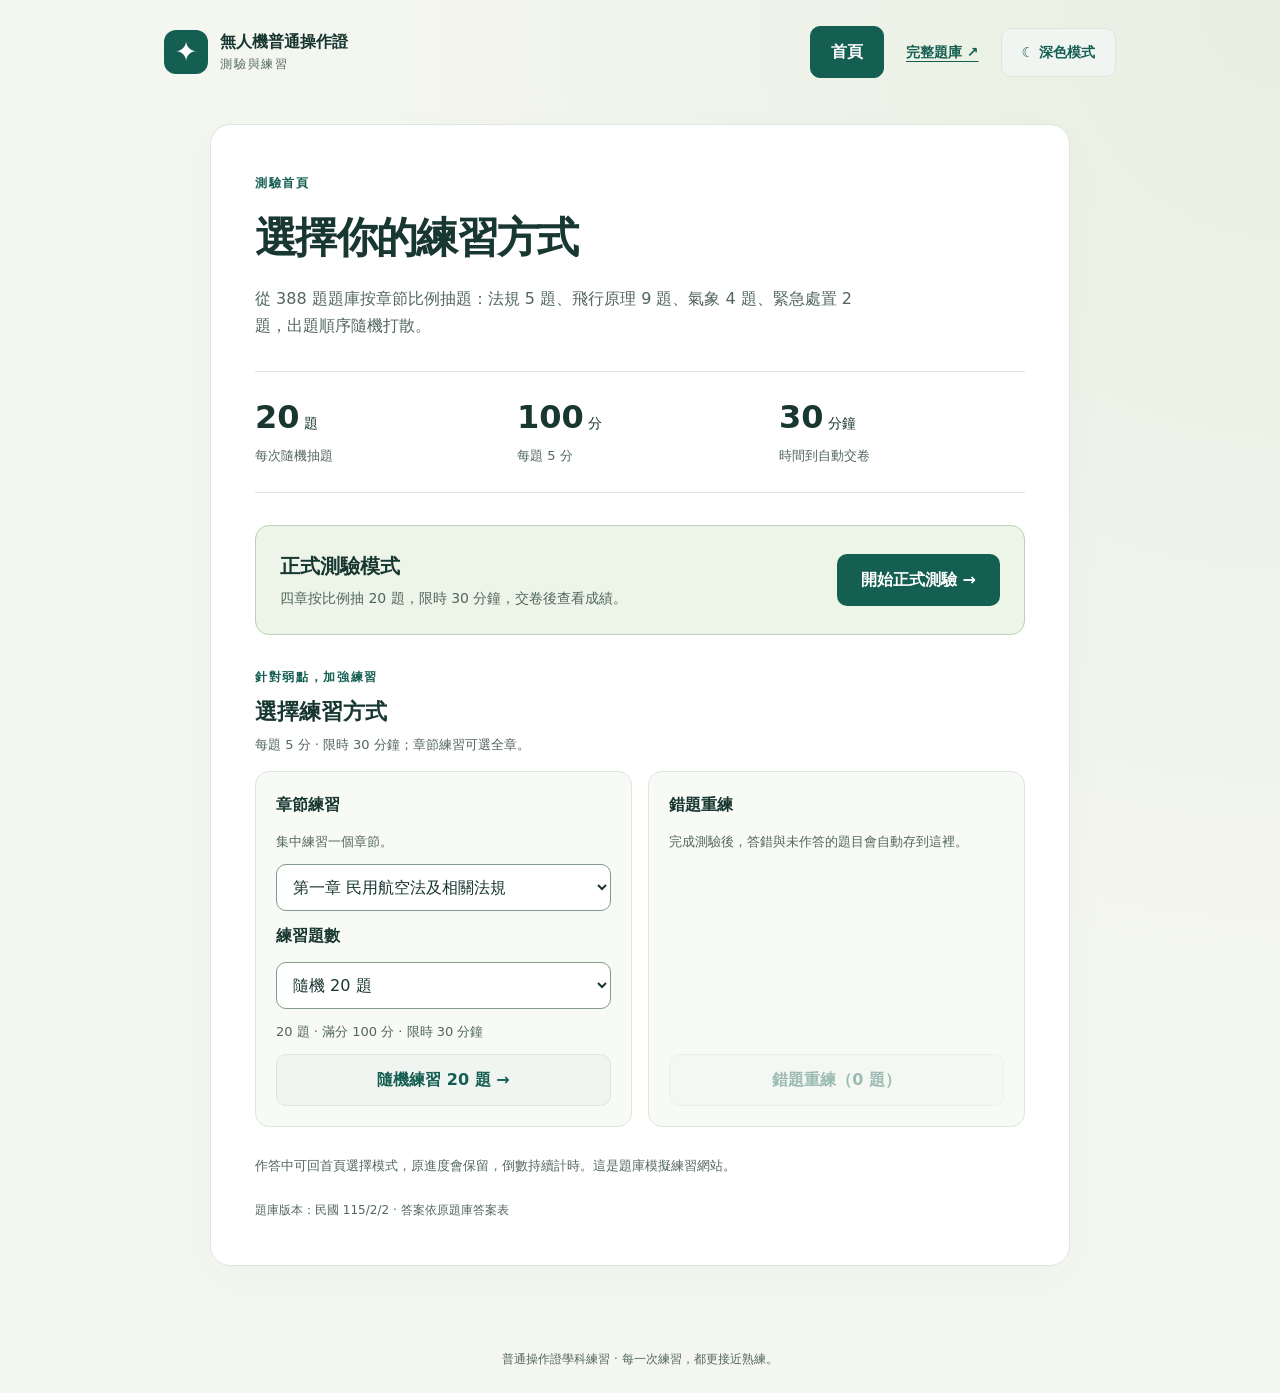
<file: site/index.html>
<!doctype html>
<html lang="zh-Hant">
<head>
  <meta charset="UTF-8">
  <meta name="viewport" content="width=device-width, initial-scale=1">
  <meta name="theme-color" content="#155e52">
  <title>無人機普通操作證｜測驗與練習</title>
  <script src="theme.js"></script>
  <link rel="stylesheet" href="style.css">
  <script defer src="questions.js"></script>
  <script defer src="explanations-data.js"></script>
  <script defer src="explanations.js"></script>
  <script defer src="quiz.js"></script>
  <script defer src="app.js"></script>
</head>
<body>
  <a class="skip-link" href="#main-content">跳至主要內容</a>
  <header class="brand">
    <span class="brand-icon" aria-hidden="true">✦</span><div>無人機普通操作證<small>測驗與練習</small></div>
    <nav class="brand-nav" aria-label="主要導覽">
      <button id="home-button" class="secondary" aria-current="page">首頁</button>
      <a class="header-link" href="question-bank.html" target="_blank" rel="noopener">完整題庫 ↗</a>
      <button id="theme-toggle" class="secondary theme-toggle" aria-label="深色模式" aria-pressed="false" hidden><span aria-hidden="true">☾</span> 深色模式</button>
    </nav>
  </header>
  <main id="main-content" tabindex="-1">
    <section id="welcome" class="card welcome">
      <span class="eyebrow">測驗首頁</span>
      <h1 id="home-heading" tabindex="-1">選擇你的練習方式</h1>
      <div id="resume-panel" class="resume-panel" hidden><div><strong id="resume-title">尚有測驗進行中</strong><p id="resume-message" class="hint" role="status"></p></div><button id="resume-exam" class="secondary">繼續作答 →</button></div>
      <p class="muted">從 388 題題庫按章節比例抽題：法規 5 題、飛行原理 9 題、氣象 4 題、緊急處置 2 題，出題順序隨機打散。</p>
      <div class="facts"><div><strong>20<small> 題</small></strong><span>每次隨機抽題</span></div><div><strong>100<small> 分</small></strong><span>每題 5 分</span></div><div><strong>30<small> 分鐘</small></strong><span>時間到自動交卷</span></div></div>
      <div class="mode-primary"><div><h2>正式測驗模式</h2><p>四章按比例抽 20 題，限時 30 分鐘，交卷後查看成績。</p></div><button id="start" class="primary">開始正式測驗 →</button></div>
      <div class="practice-controls"><div class="mode-heading"><span class="eyebrow">針對弱點，加強練習</span><h2>選擇練習方式</h2><p class="hint">每題 5 分 · 限時 30 分鐘；章節練習可選全章。</p></div><div class="practice-grid"><div class="practice-panel"><label for="practice-chapter">章節練習</label><p class="hint">集中練習一個章節。</p><select id="practice-chapter"></select><label for="practice-size">練習題數</label><select id="practice-size"><option value="20">隨機 20 題</option><option value="all">該章全部</option></select><p id="chapter-practice-info" class="hint"></p><button id="start-chapter" class="secondary">練習此章 →</button></div><div class="practice-panel"><h3>錯題重練</h3><p id="mistake-count" class="hint"></p><button id="start-mistakes" class="secondary" disabled>尚無錯題</button></div></div></div>
      <p class="hint">作答中可回首頁選擇模式，原進度會保留，倒數持續計時。這是題庫模擬練習網站。</p>
      <p class="source">題庫版本：民國 115/2/2 · 答案依原題庫答案表</p>
    </section>

    <section id="exam" hidden>
      <div class="exam-top"><div><span id="exam-mode" class="eyebrow">模擬測驗</span><h1>專注每一次選擇</h1></div><div id="timer-box" class="timer"><span>剩餘時間</span><strong id="timer" role="timer" aria-label="剩餘時間">30:00</strong></div></div>
      <p id="time-alert" class="hint" role="status"></p>
      <div class="card navigator"><div class="nav-caption"><strong>題目導覽</strong><span id="progress" role="status"></span></div><progress id="answer-progress" max="20" value="0" aria-label="作答進度"></progress><nav id="question-nav" aria-label="切換題目"></nav><p class="hint">✓ 已作答 · ☆ 待確認 · 外框表示目前題目；點按題號可返回修改。</p></div>
      <div class="review-filters"><button id="flag-question" class="secondary" aria-pressed="false">☆ 標記待確認</button><button id="next-flagged" class="secondary" disabled>跳至待確認題</button><span id="flag-count" class="hint"></span></div>
      <section class="card question-card" aria-labelledby="question-text"><div class="question-meta"><span id="question-position" class="eyebrow"></span><span id="chapter" class="chapter"></span></div><h2 id="question-text" tabindex="-1"></h2><fieldset id="options"><legend class="sr-only">選擇答案</legend></fieldset><div class="question-footer"><button id="previous" class="secondary">← 上一題</button><button id="next" class="primary">下一題 →</button></div></section>
      <div class="submit-row"><p class="hint">確認完成後交卷，未作答的題目以 0 分計算。</p><button id="submit" class="secondary">交卷查看結果</button></div>
    </section>

    <section id="results" hidden aria-labelledby="result-heading"><div class="card result-summary"><span class="eyebrow">本次測驗結果</span><h1 id="result-heading" tabindex="-1">測驗完成</h1><div class="score"><strong id="score"></strong><span>/ 100 分</span></div><p id="result-stats"></p><p id="finish-reason" class="muted"></p><button id="restart" class="primary">再抽 20 題 →</button></div><div class="card chapter-statistics"><h2>各章正確率</h2><div id="chapter-stats"></div><div class="review-filters"><button id="result-mistakes" class="secondary">錯題重練</button><button id="practice-home" class="secondary">回首頁選擇模式</button></div></div><div class="review-heading"><h2>逐題檢視</h2><div class="review-filters" role="group" aria-label="篩選檢視題目"><button id="review-all" class="secondary" aria-pressed="true">全部題目</button><button id="review-wrong" class="secondary" aria-pressed="false">只看錯題</button></div><p id="review-description" class="hint" role="status"></p></div><p id="review-empty" class="card" hidden>全部答對，沒有錯題！</p><div id="review-list"></div></section>
    <p id="storage-notice" class="hint" role="status" hidden>瀏覽器無法儲存進度；本次測驗請保持頁面開啟。</p>
    <noscript><p class="card">請啟用 JavaScript 後使用測驗。</p></noscript>
  </main>
  <footer>普通操作證學科練習 · 每一次練習，都更接近熟練。</footer>
  <dialog id="submit-dialog" aria-labelledby="submit-heading" aria-describedby="submit-message"><h2 id="submit-heading">確認交卷？</h2><p id="submit-message"></p><div class="dialog-actions"><button id="cancel-submit" class="secondary" autofocus>繼續作答</button><button id="confirm-submit" class="primary">確認交卷</button></div></dialog>
  <dialog id="new-exam-dialog" aria-labelledby="new-exam-heading" aria-describedby="new-exam-message"><h2 id="new-exam-heading">開始另一場測驗？</h2><p id="new-exam-message">目前測驗尚未交卷。開始新測驗會取代目前的作答進度；若想保留，請取消後選「繼續作答」。</p><div class="dialog-actions"><button id="cancel-new-exam" class="secondary" autofocus>保留目前進度</button><button id="confirm-new-exam" class="primary">開始新測驗</button></div></dialog>
</body>
</html>
</file>
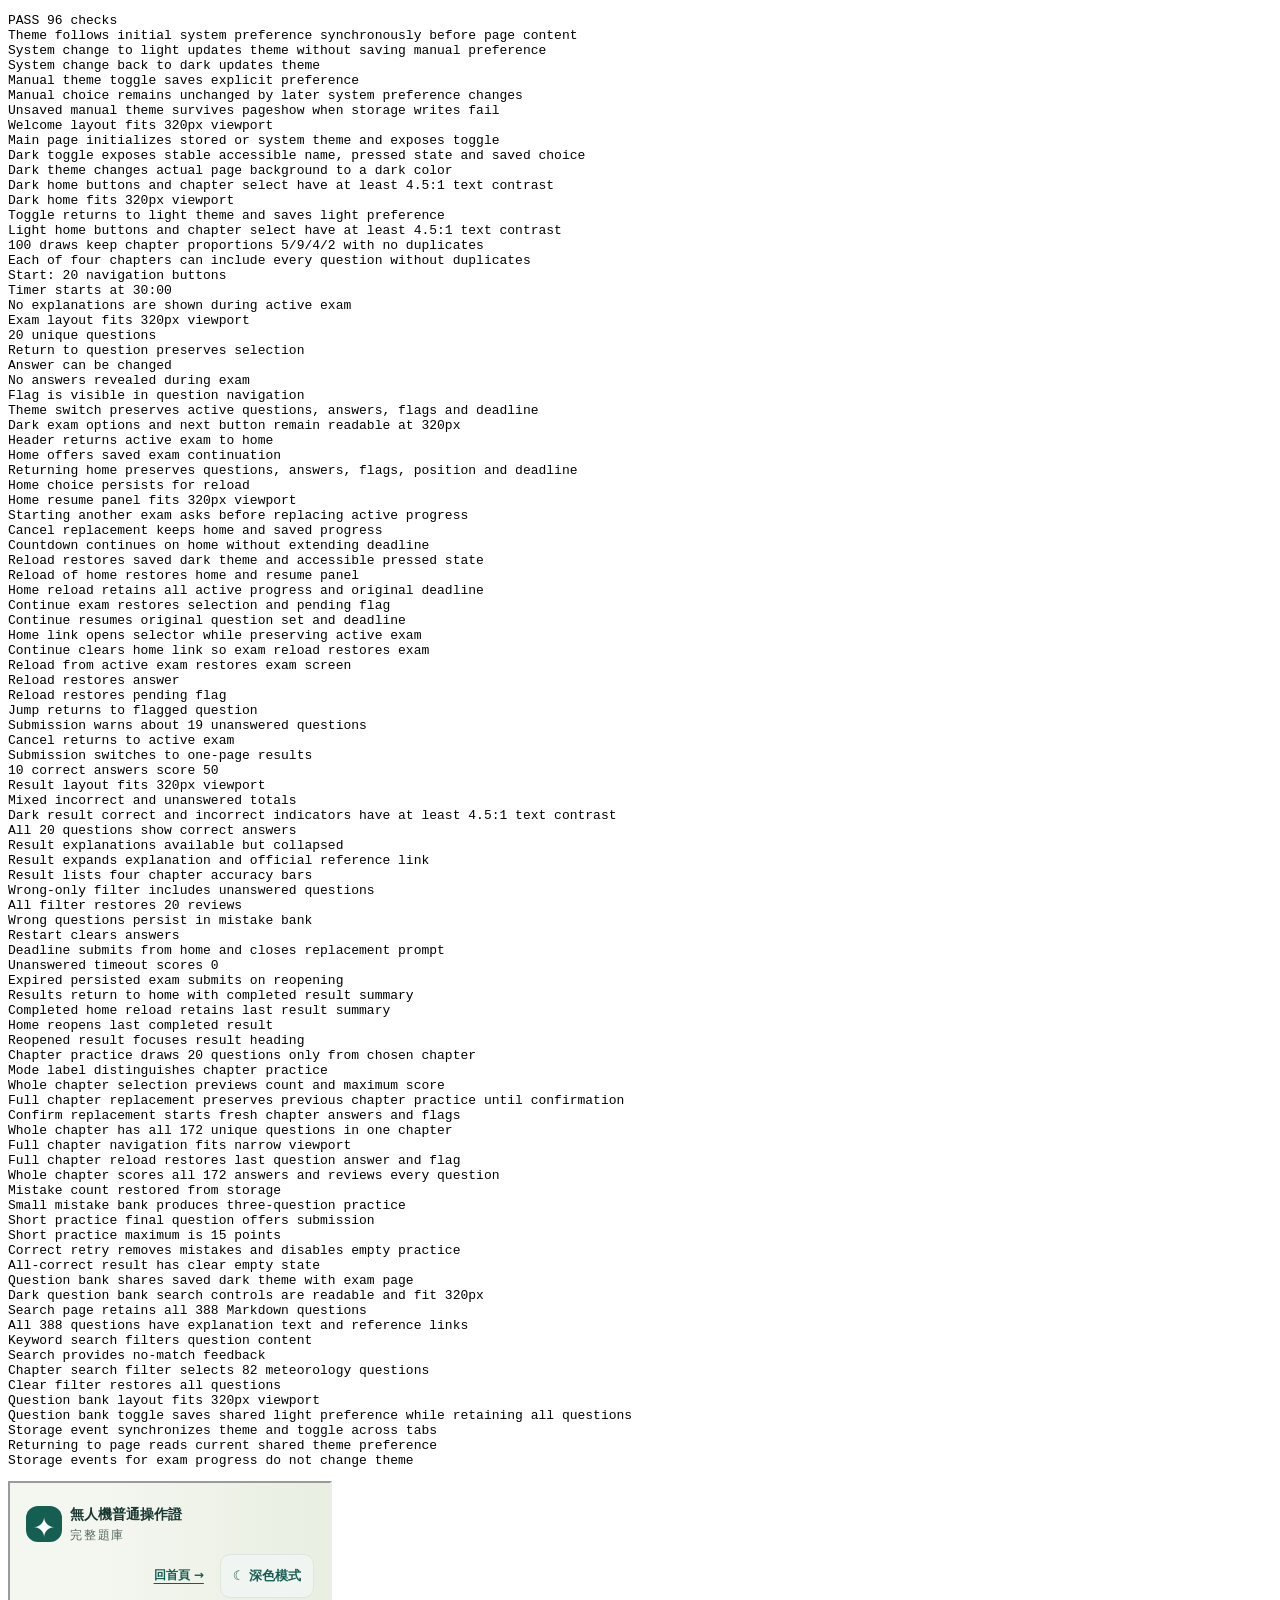
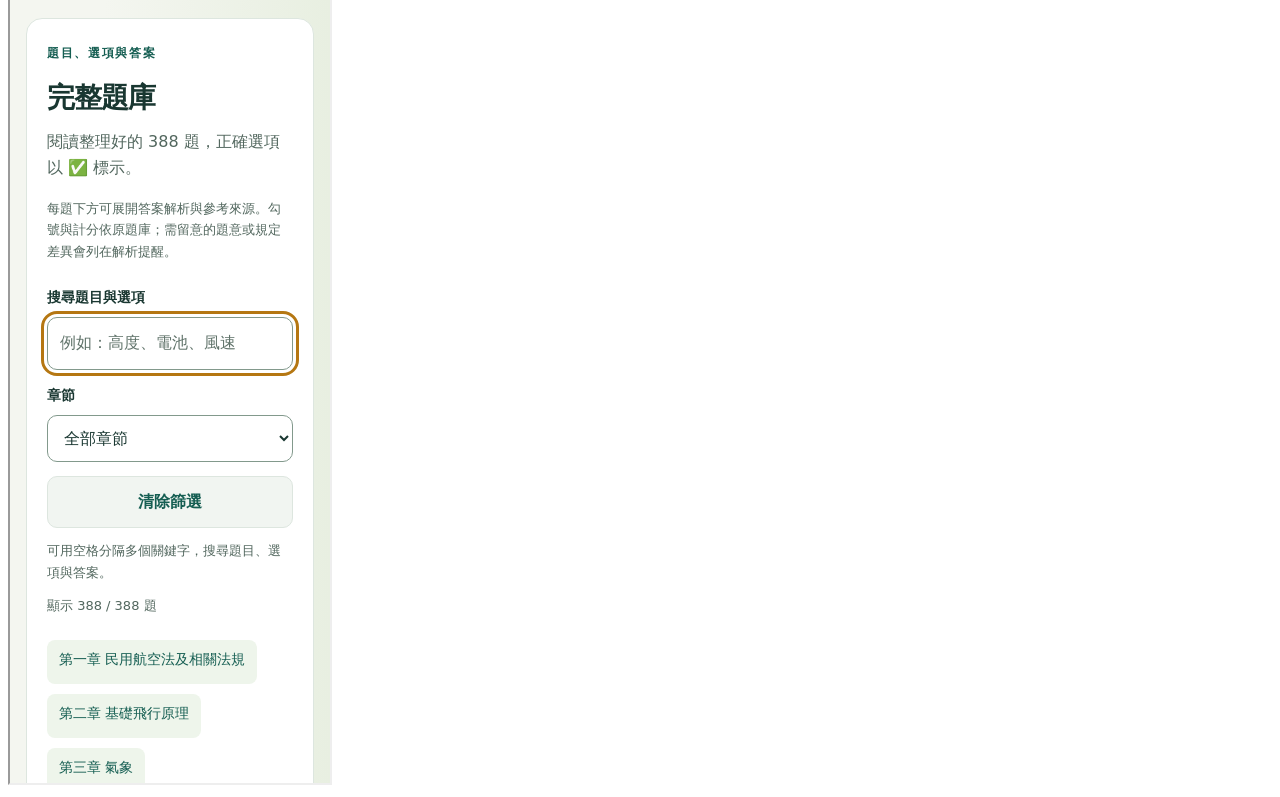
<file: tests/browser.html>
<!doctype html>
<html lang="zh-Hant"><meta charset="UTF-8"><title>Browser checks</title>
<pre id="output">RUNNING</pre><iframe id="app" src="../site/index.html" width="1100" height="900"></iframe>
<script>
const frame = document.getElementById('app');
const output = document.getElementById('output');
const passed = [];
let phase = 0;
let homeSnapshot;
function check(condition, message) {
  if (!condition) throw new Error(message);
  passed.push(message);
}
function activeSnapshot(state) {
  const { ids, answers, flags, current, mode, chapterScope, startedAt, deadline, finishedAt } = state;
  return JSON.stringify({ ids, answers, flags, current, mode, chapterScope, startedAt, deadline, finishedAt });
}
function rgb(value) {
  const parts = value.match(/[\d.]+/g).map(Number);
  return { channels: parts.slice(0, 3), alpha: parts.length > 3 ? parts[3] : 1 };
}
function luminance(channels) {
  const linear = channels.map(channel => {
    const value = channel / 255;
    return value <= 0.04045 ? value / 12.92 : ((value + 0.055) / 1.055) ** 2.4;
  });
  return linear[0] * 0.2126 + linear[1] * 0.7152 + linear[2] * 0.0722;
}
function background(w, element) {
  if (!element) return [255, 255, 255];
  const color = rgb(w.getComputedStyle(element).backgroundColor);
  if (color.alpha === 1) return color.channels;
  const parent = background(w, element.parentElement);
  return color.channels.map((channel, index) => channel * color.alpha + parent[index] * (1 - color.alpha));
}
function contrast(w, element) {
  const base = background(w, element);
  const color = rgb(w.getComputedStyle(element).color);
  const ink = color.channels.map((channel, index) => channel * color.alpha + base[index] * (1 - color.alpha));
  const values = [luminance(base), luminance(ink)].sort((a, b) => b - a);
  return (values[0] + 0.05) / (values[1] + 0.05);
}
async function systemThemeChecks() {
  // A memory storage mock keeps system preference tests isolated from exam data.
  const harness = document.createElement('iframe');
  harness.hidden = true;
  const endScript = '</scr' + 'ipt>';
  const source = new URL('../site/theme.js', location.href).href;
  harness.srcdoc = `<!doctype html><html><head><script>
    const memory = new Map();
    Object.defineProperty(window, 'localStorage', { value: {
      getItem: key => memory.get(key) ?? null,
      setItem: (key, value) => memory.set(key, String(value)),
      removeItem: key => memory.delete(key)
    } });
    window.testMedia = new EventTarget();
    window.testMedia.matches = true;
    window.testMedia.media = '(prefers-color-scheme: dark)';
    window.matchMedia = () => window.testMedia;
  ${endScript}<script src="${source}">${endScript}<script>
    window.initialTheme = document.documentElement.dataset.theme;
  ${endScript}</head><body><button id="theme-toggle" aria-label="深色模式" aria-pressed="false" hidden>深色模式</button></body></html>`;
  try {
    await new Promise(resolve => {
      harness.addEventListener('load', resolve, { once: true });
      document.body.append(harness);
    });
    const w = harness.contentWindow;
    const d = w.document;
    const key = 'drone-quiz-theme';
    const changeSystem = dark => {
      w.testMedia.matches = dark;
      w.testMedia.dispatchEvent(new w.Event('change'));
    };
    check(w.initialTheme === 'dark' && d.documentElement.dataset.theme === 'dark' && w.localStorage.getItem(key) === null, 'Theme follows initial system preference synchronously before page content');
    changeSystem(false);
    check(d.documentElement.dataset.theme === 'light' && w.localStorage.getItem(key) === null, 'System change to light updates theme without saving manual preference');
    changeSystem(true);
    check(d.documentElement.dataset.theme === 'dark', 'System change back to dark updates theme');
    d.getElementById('theme-toggle').click();
    check(d.documentElement.dataset.theme === 'light' && w.localStorage.getItem(key) === 'light', 'Manual theme toggle saves explicit preference');
    changeSystem(false); changeSystem(true);
    check(d.documentElement.dataset.theme === 'light', 'Manual choice remains unchanged by later system preference changes');
    w.localStorage.setItem = () => { throw new w.DOMException('Simulated write failure', 'QuotaExceededError'); };
    d.getElementById('theme-toggle').click();
    w.dispatchEvent(new w.Event('pageshow'));
    check(d.documentElement.dataset.theme === 'dark' && w.localStorage.getItem(key) === 'light', 'Unsaved manual theme survives pageshow when storage writes fail');
  } finally { harness.remove(); }
}
frame.addEventListener('load', async () => {
  try {
    const w = frame.contentWindow;
    const d = w.document;
    const get = id => d.getElementById(id);
    const key = 'drone-quiz-1150202-v1';
    const themeKey = 'drone-quiz-theme';
    if (phase === 0) {
      await systemThemeChecks();
      frame.style.width = '320px';
      check(d.documentElement.scrollWidth <= 320, 'Welcome layout fits 320px viewport');
      const savedTheme = w.localStorage.getItem(themeKey);
      const expectedTheme = ['light', 'dark'].includes(savedTheme) ? savedTheme : w.matchMedia('(prefers-color-scheme: dark)').matches ? 'dark' : 'light';
      check(d.documentElement.dataset.theme === expectedTheme && !get('theme-toggle').hidden, 'Main page initializes stored or system theme and exposes toggle');
      if (d.documentElement.dataset.theme === 'dark') get('theme-toggle').click();
      const lightBackground = luminance(background(w, d.body));
      get('theme-toggle').click();
      check(d.documentElement.dataset.theme === 'dark' && get('theme-toggle').getAttribute('aria-pressed') === 'true' && get('theme-toggle').getAttribute('aria-label') === '深色模式' && get('theme-toggle').textContent.trim().endsWith('深色模式') && w.localStorage.getItem(themeKey) === 'dark', 'Dark toggle exposes stable accessible name, pressed state and saved choice');
      check(luminance(background(w, d.body)) < lightBackground && luminance(background(w, d.body)) < 0.1, 'Dark theme changes actual page background to a dark color');
      check(['start', 'theme-toggle', 'practice-chapter'].every(id => contrast(w, get(id)) >= 4.5), 'Dark home buttons and chapter select have at least 4.5:1 text contrast');
      check(d.documentElement.scrollWidth <= 320, 'Dark home fits 320px viewport');
      get('theme-toggle').click();
      check(d.documentElement.dataset.theme === 'light' && get('theme-toggle').getAttribute('aria-pressed') === 'false' && w.localStorage.getItem(themeKey) === 'light', 'Toggle returns to light theme and saves light preference');
      check(['start', 'theme-toggle', 'practice-chapter'].every(id => contrast(w, get(id)) >= 4.5), 'Light home buttons and chapter select have at least 4.5:1 text contrast');
      for (let attempt = 0; attempt < 100; attempt++) {
        const selected = w.Quiz.sample(w.QUESTION_BANK);
        const chapters = Array.from(new Set(w.QUESTION_BANK.map(q => q.chapter)));
        const counts = chapters.map(chapter => selected.filter(q => q.chapter === chapter).length);
        if (counts.join(',') !== '5,9,4,2' || new Set(selected.map(q => q.id)).size !== 20) throw new Error('Chapter proportions or uniqueness failed');
      }
      check(true, '100 draws keep chapter proportions 5/9/4/2 with no duplicates');
      for (const chapter of new Set(w.QUESTION_BANK.map(q => q.chapter))) {
        const pool = w.QUESTION_BANK.filter(q => q.chapter === chapter);
        const full = w.Quiz.practice(pool, pool.length);
        if (full.length !== pool.length || new Set(full.map(q => q.id)).size !== pool.length || full.some(q => q.chapter !== chapter)) throw new Error('Full chapter coverage failed');
      }
      check(true, 'Each of four chapters can include every question without duplicates');
      get('start').click();
      check(!get('exam').hidden && get('question-nav').children.length === 20, 'Start: 20 navigation buttons');
      check(get('timer').textContent === '30:00', 'Timer starts at 30:00');
      check(get('exam').querySelectorAll('.explanation').length === 0, 'No explanations are shown during active exam');
      check(d.documentElement.scrollWidth <= 320, 'Exam layout fits 320px viewport');
      const state = JSON.parse(w.localStorage.getItem(key));
      check(new Set(state.ids).size === 20, '20 unique questions');
      get('options').querySelector('input[value="A"]').click();
      get('next').click();
      get('question-nav').children[0].click();
      check(get('options').querySelector('input[value="A"]').checked, 'Return to question preserves selection');
      get('options').querySelector('input[value="B"]').click();
      check(JSON.parse(w.localStorage.getItem(key)).answers[0] === 'B', 'Answer can be changed');
      check(!get('options').textContent.includes('正確') && !get('options').textContent.includes('✅'), 'No answers revealed during exam');
      get('flag-question').click();
      check(get('flag-question').getAttribute('aria-pressed') === 'true' && get('question-nav').children[0].textContent.includes('☆'), 'Flag is visible in question navigation');
      homeSnapshot = activeSnapshot(JSON.parse(w.localStorage.getItem(key)));
      get('theme-toggle').click();
      check(d.documentElement.dataset.theme === 'dark' && activeSnapshot(JSON.parse(w.localStorage.getItem(key))) === homeSnapshot, 'Theme switch preserves active questions, answers, flags and deadline');
      check(contrast(w, get('options').querySelector('.option')) >= 4.5 && contrast(w, get('next')) >= 4.5 && d.documentElement.scrollWidth <= 320, 'Dark exam options and next button remain readable at 320px');
      get('home-button').click();
      check(!get('welcome').hidden && get('exam').hidden && get('results').hidden, 'Header returns active exam to home');
      check(!get('resume-panel').hidden && get('resume-message').textContent.length > 0, 'Home offers saved exam continuation');
      check(activeSnapshot(JSON.parse(w.localStorage.getItem(key))) === homeSnapshot, 'Returning home preserves questions, answers, flags, position and deadline');
      check(JSON.parse(w.localStorage.getItem(key)).screen === 'welcome', 'Home choice persists for reload');
      check(d.documentElement.scrollWidth <= 320, 'Home resume panel fits 320px viewport');
      get('start').click();
      check(get('new-exam-dialog').open && activeSnapshot(JSON.parse(w.localStorage.getItem(key))) === homeSnapshot, 'Starting another exam asks before replacing active progress');
      get('cancel-new-exam').click();
      check(!get('new-exam-dialog').open && !get('welcome').hidden && activeSnapshot(JSON.parse(w.localStorage.getItem(key))) === homeSnapshot, 'Cancel replacement keeps home and saved progress');
      const realNow = w.Date.now;
      const saved = JSON.parse(w.localStorage.getItem(key));
      w.Date.now = () => saved.startedAt + 61000;
      w.dispatchEvent(new w.Event('pageshow'));
      check(activeSnapshot(JSON.parse(w.localStorage.getItem(key))) === homeSnapshot && get('timer').textContent === '28:59', 'Countdown continues on home without extending deadline');
      w.Date.now = realNow;
      phase = 5;
      w.location.reload();
    } else if (phase === 5) {
      check(d.documentElement.dataset.theme === 'dark' && get('theme-toggle').getAttribute('aria-pressed') === 'true' && w.localStorage.getItem(themeKey) === 'dark', 'Reload restores saved dark theme and accessible pressed state');
      check(!get('welcome').hidden && get('exam').hidden && !get('resume-panel').hidden, 'Reload of home restores home and resume panel');
      check(activeSnapshot(JSON.parse(w.localStorage.getItem(key))) === homeSnapshot, 'Home reload retains all active progress and original deadline');
      get('resume-exam').click();
      check(!get('exam').hidden && get('welcome').hidden && get('options').querySelector('input[value="B"]').checked && get('flag-question').getAttribute('aria-pressed') === 'true', 'Continue exam restores selection and pending flag');
      check(activeSnapshot(JSON.parse(w.localStorage.getItem(key))) === homeSnapshot && JSON.parse(w.localStorage.getItem(key)).screen === 'exam', 'Continue resumes original question set and deadline');
      w.history.replaceState(null, '', '#home');
      phase = 6;
      w.location.reload();
    } else if (phase === 6) {
      check(!get('welcome').hidden && get('exam').hidden && activeSnapshot(JSON.parse(w.localStorage.getItem(key))) === homeSnapshot, 'Home link opens selector while preserving active exam');
      get('resume-exam').click();
      check(!get('exam').hidden && w.location.hash === '', 'Continue clears home link so exam reload restores exam');
      phase = 1;
      w.location.reload();
    } else if (phase === 1) {
      check(!get('exam').hidden && get('welcome').hidden, 'Reload from active exam restores exam screen');
      check(get('options').querySelector('input[value="B"]').checked, 'Reload restores answer');
      check(get('flag-question').getAttribute('aria-pressed') === 'true', 'Reload restores pending flag');
      get('next').click(); get('next-flagged').click();
      check(JSON.parse(w.localStorage.getItem(key)).current === 0, 'Jump returns to flagged question');
      get('submit').click();
      check(get('submit-dialog').open && get('submit-message').textContent.includes('19'), 'Submission warns about 19 unanswered questions');
      get('cancel-submit').click();
      check(!get('submit-dialog').open && !get('exam').hidden, 'Cancel returns to active exam');
      const state = JSON.parse(w.localStorage.getItem(key));
      for (let i = 0; i < 20; i++) {
        get('question-nav').children[i].click();
        const question = w.QUESTION_BANK.find(q => q.id === state.ids[i]);
        const answer = i < 10 ? question.answer : i < 15 ? question.options.find(o => o.label !== question.answer).label : null;
        // The first question's earlier answer is replaced above; last 5 stay unanswered.
        if (answer) get('options').querySelector(`input[value="${answer}"]`).click();
      }
      get('submit').click(); get('confirm-submit').click();
      check(!get('results').hidden && get('exam').hidden, 'Submission switches to one-page results');
      check(get('score').textContent === '50', '10 correct answers score 50');
      check(d.documentElement.scrollWidth <= 320, 'Result layout fits 320px viewport');
      check(get('result-stats').textContent.includes('答錯 5 題') && get('result-stats').textContent.includes('未作答 5 題'), 'Mixed incorrect and unanswered totals');
      check(['.correct', '.incorrect', '.right-answer', '.wrong-answer'].every(selector => contrast(w, d.querySelector(selector)) >= 4.5), 'Dark result correct and incorrect indicators have at least 4.5:1 text contrast');
      check(get('review-list').children.length === 20 && d.querySelectorAll('.right-answer').length === 20, 'All 20 questions show correct answers');
      check(d.querySelectorAll('#review-list .explanation').length === 20 && !d.querySelector('.explanation').open, 'Result explanations available but collapsed');
      const explanation = d.querySelector('.explanation');
      explanation.querySelector('summary').click();
      check(explanation.open && explanation.querySelector('.explanation-body p').textContent.length > 10 && explanation.querySelector('a').href.startsWith('https://'), 'Result expands explanation and official reference link');
      check(get('chapter-stats').children.length === 4, 'Result lists four chapter accuracy bars');
      get('review-wrong').click();
      check([...get('review-list').children].filter(card => !card.hidden).length === 10, 'Wrong-only filter includes unanswered questions');
      get('review-all').click();
      check([...get('review-list').children].every(card => !card.hidden), 'All filter restores 20 reviews');
      check(JSON.parse(w.localStorage.getItem('drone-quiz-mistakes-1150202')).length >= 10, 'Wrong questions persist in mistake bank');
      get('restart').click();
      check(!get('exam').hidden && get('progress').textContent.includes('0 / 20'), 'Restart clears answers');
      const started = JSON.parse(w.localStorage.getItem(key));
      const realNow = w.Date.now;
      get('home-button').click(); get('start').click();
      w.Date.now = () => started.deadline + 1000;
      w.dispatchEvent(new w.Event('pageshow'));
      check(!get('results').hidden && get('finish-reason').textContent.includes('自動交卷') && !get('new-exam-dialog').open, 'Deadline submits from home and closes replacement prompt');
      check(get('score').textContent === '0' && get('result-stats').textContent.includes('未作答 20 題'), 'Unanswered timeout scores 0');
      w.Date.now = realNow;
      get('restart').click();
      const expired = JSON.parse(w.localStorage.getItem(key));
      expired.startedAt = realNow() - w.Quiz.DURATION - 1000;
      expired.deadline = expired.startedAt + w.Quiz.DURATION;
      w.localStorage.setItem(key, JSON.stringify(expired));
      phase = 2;
      w.location.reload();
    } else if (phase === 2) {
      check(!get('results').hidden && get('finish-reason').textContent.includes('自動交卷'), 'Expired persisted exam submits on reopening');
      get('practice-home').click();
      check(!get('welcome').hidden && get('results').hidden && !get('resume-panel').hidden && get('resume-title').textContent.includes('已完成'), 'Results return to home with completed result summary');
      phase = 7;
      w.location.reload();
    } else if (phase === 7) {
      check(!get('welcome').hidden && !get('resume-panel').hidden && get('resume-title').textContent.includes('已完成'), 'Completed home reload retains last result summary');
      get('resume-exam').click();
      check(!get('results').hidden && get('welcome').hidden && get('finish-reason').textContent.includes('自動交卷'), 'Home reopens last completed result');
      check(d.activeElement === get('result-heading'), 'Reopened result focuses result heading');
      get('home-button').click();
      get('practice-chapter').selectedIndex = 2;
      get('start-chapter').click();
      const chapterState = JSON.parse(w.localStorage.getItem(key));
      check(chapterState.ids.length === 20 && chapterState.ids.every(id => w.QUESTION_BANK.find(q => q.id === id).chapter === get('practice-chapter').value), 'Chapter practice draws 20 questions only from chosen chapter');
      check(get('exam-mode').textContent === '章節練習', 'Mode label distinguishes chapter practice');
      get('options').querySelector('input[value="A"]').click();
      get('home-button').click();
      const chapterSnapshot = activeSnapshot(JSON.parse(w.localStorage.getItem(key)));
      get('practice-chapter').selectedIndex = 1;
      get('practice-chapter').dispatchEvent(new w.Event('change'));
      get('practice-size').value = 'all'; get('practice-size').dispatchEvent(new w.Event('change'));
      check(get('chapter-practice-info').textContent.includes('172 題') && get('chapter-practice-info').textContent.includes('860 分'), 'Whole chapter selection previews count and maximum score');
      get('start-chapter').click();
      check(get('new-exam-dialog').open && activeSnapshot(JSON.parse(w.localStorage.getItem(key))) === chapterSnapshot, 'Full chapter replacement preserves previous chapter practice until confirmation');
      get('confirm-new-exam').click();
      const full = JSON.parse(w.localStorage.getItem(key));
      check(!get('new-exam-dialog').open && !get('exam').hidden && full.answers.every(answer => answer === null) && full.flags.every(flag => !flag), 'Confirm replacement starts fresh chapter answers and flags');
      check(full.ids.length === 172 && new Set(full.ids).size === 172 && full.ids.every(id => w.QUESTION_BANK.find(q => q.id === id).chapter === get('practice-chapter').value), 'Whole chapter has all 172 unique questions in one chapter');
      check(get('question-nav').children.length === 172 && d.documentElement.scrollWidth <= 320, 'Full chapter navigation fits narrow viewport');
      get('question-nav').children[171].click();
      get('options').querySelector('input[value="A"]').click(); get('flag-question').click();
      phase = 25; w.location.reload();
    } else if (phase === 25) {
      const full = JSON.parse(w.localStorage.getItem(key));
      check(full.ids.length === 172 && full.current === 171 && full.answers[171] === 'A' && full.flags[171], 'Full chapter reload restores last question answer and flag');
      for (let i = 0; i < 172; i++) {
        get('question-nav').children[i].click();
        const answer = w.QUESTION_BANK.find(q => q.id === full.ids[i]).answer;
        get('options').querySelector(`input[value="${answer}"]`).click();
      }
      get('next').click(); get('confirm-submit').click();
      check(get('score').textContent === '860' && get('review-list').children.length === 172, 'Whole chapter scores all 172 answers and reviews every question');
      const ids = w.QUESTION_BANK.slice(0, 3).map(q => q.id);
      w.localStorage.setItem('drone-quiz-mistakes-1150202', JSON.stringify(ids));
      w.localStorage.removeItem(key);
      phase = 3; w.location.reload();
    } else if (phase === 3) {
      check(get('start-mistakes').textContent.includes('3 題'), 'Mistake count restored from storage');
      get('start-mistakes').click();
      const short = JSON.parse(w.localStorage.getItem(key));
      check(short.ids.length === 3 && get('question-nav').children.length === 3, 'Small mistake bank produces three-question practice');
      for (let i = 0; i < 3; i++) {
        get('question-nav').children[i].click();
        const answer = w.QUESTION_BANK.find(q => q.id === short.ids[i]).answer;
        get('options').querySelector(`input[value="${answer}"]`).click();
      }
      check(get('next').textContent.includes('交卷'), 'Short practice final question offers submission');
      get('next').click(); get('confirm-submit').click();
      check(get('score').textContent === '15' && get('score').nextElementSibling.textContent.includes('15'), 'Short practice maximum is 15 points');
      check(JSON.parse(w.localStorage.getItem('drone-quiz-mistakes-1150202')).length === 0 && get('result-mistakes').disabled, 'Correct retry removes mistakes and disables empty practice');
      get('review-wrong').click(); check(!get('review-empty').hidden, 'All-correct result has clear empty state');
      w.localStorage.removeItem(key); w.localStorage.removeItem('drone-quiz-mistakes-1150202');
      phase = 4; frame.src = '../site/question-bank.html';
    } else {
      check(d.documentElement.dataset.theme === 'dark' && get('theme-toggle').getAttribute('aria-pressed') === 'true', 'Question bank shares saved dark theme with exam page');
      check(contrast(w, get('bank-query')) >= 4.5 && contrast(w, get('bank-chapter')) >= 4.5 && d.documentElement.scrollWidth <= 320, 'Dark question bank search controls are readable and fit 320px');
      check(d.querySelectorAll('.bank-question').length === 388, 'Search page retains all 388 Markdown questions');
      check(Object.keys(w.QUESTION_EXPLANATIONS).length === 388 && [...d.querySelectorAll('.bank-question')].every(q => q.querySelector('.explanation-body p')?.textContent.length > 10 && q.querySelector('.explanation-sources a')), 'All 388 questions have explanation text and reference links');
      get('bank-query').value = '電池'; get('bank-query').dispatchEvent(new w.Event('input'));
      const matches = [...d.querySelectorAll('.bank-question')].filter(q => !q.hidden);
      check(matches.length > 0 && matches.length < 388 && matches.every(q => q.textContent.includes('電池')), 'Keyword search filters question content');
      get('bank-query').value = '不會出現的搜尋字串123'; get('bank-query').dispatchEvent(new w.Event('input'));
      check(!get('search-empty').hidden, 'Search provides no-match feedback');
      get('clear-search').click();
      get('bank-chapter').selectedIndex = 3; get('bank-chapter').dispatchEvent(new w.Event('change'));
      check([...d.querySelectorAll('.bank-question')].filter(q => !q.hidden).length === 82, 'Chapter search filter selects 82 meteorology questions');
      get('clear-search').click();
      check([...d.querySelectorAll('.bank-question')].every(q => !q.hidden), 'Clear filter restores all questions');
      frame.style.width = '320px';
      check(d.documentElement.scrollWidth <= 320, 'Question bank layout fits 320px viewport');
      get('theme-toggle').click();
      check(d.documentElement.dataset.theme === 'light' && get('theme-toggle').getAttribute('aria-pressed') === 'false' && w.localStorage.getItem(themeKey) === 'light' && d.querySelectorAll('.bank-question').length === 388, 'Question bank toggle saves shared light preference while retaining all questions');
      w.localStorage.setItem(themeKey, 'dark');
      w.dispatchEvent(new w.StorageEvent('storage', { key: themeKey, newValue: 'dark', storageArea: w.localStorage }));
      check(d.documentElement.dataset.theme === 'dark' && get('theme-toggle').getAttribute('aria-pressed') === 'true', 'Storage event synchronizes theme and toggle across tabs');
      w.localStorage.setItem(themeKey, 'light');
      w.dispatchEvent(new w.Event('pageshow'));
      check(d.documentElement.dataset.theme === 'light' && get('theme-toggle').getAttribute('aria-pressed') === 'false', 'Returning to page reads current shared theme preference');
      w.dispatchEvent(new w.StorageEvent('storage', { key, newValue: 'dark', storageArea: w.localStorage }));
      check(d.documentElement.dataset.theme === 'light', 'Storage events for exam progress do not change theme');
      output.textContent = 'PASS ' + passed.length + ' checks\n' + passed.join('\n');
    }
  } catch (error) { output.textContent = 'FAIL: ' + error.stack + '\n' + passed.join('\n'); }
});
</script></html>
</file>
<file: site/style.css>
:root {
  color-scheme: light;
  --ink: #193731;
  --muted: #52675e;
  --green: #155e52;
  --line: #dde6df;
  --surface: #fff;
  --page-background: #f4f6f0;
  --page-glow: #e8efe1;
  --action-fill: #155e52;
  --action-hover: #10493f;
  --action-text: #fff;
  --control-background: #f1f5f1;
  --control-hover: #e5ede5;
  --header-hover: #e4ecdf;
  --field-background: #fff;
  --field-border: #82998c;
  --placeholder-text: #60736a;
  --focus-ring: #d19c35;
  --field-focus-ring: #b57712;
  --selected-background: #eef5eb;
  --option-hover: #f6f9f3;
  --number-background: #f1f4ee;
  --number-text: #445e50;
  --timer-background: #e8eee4;
  --urgent-background: #fff0e6;
  --urgent-text: #a04416;
  --success-background: #edf5e9;
  --success-answer-background: #eef5e9;
  --success-text: #155e52;
  --error-background: #fff0ee;
  --error-text: #ad3a30;
  --mode-background: #edf4e8;
  --mode-border: #bdd0b8;
  --subtle-background: #f8faf6;
  --progress-track: #e7ede2;
  --progress-fill: var(--green);
  --explanation-border: #c4d2c4;
  --note-background: #fff3d9;
  --note-text: #70430f;
  --resume-background: #fff5df;
  --resume-border: #d8bb7c;
  --dialog-backdrop: #10291fc0;
  --card-shadow: #19373106;
}
:root[data-theme="dark"] {
  color-scheme: dark;
  --ink: #e4eee8;
  --muted: #a7b9ae;
  --green: #8fdfc4;
  --line: #3a5046;
  --surface: #1b2823;
  --page-background: #101b18;
  --page-glow: #22332b;
  --action-fill: #267561;
  --action-hover: #2b7966;
  --control-background: #26382f;
  --control-hover: #304639;
  --header-hover: #304639;
  --field-background: #15231d;
  --field-border: #789789;
  --placeholder-text: #a7b9ae;
  --focus-ring: #ffd179;
  --field-focus-ring: #f5c86f;
  --selected-background: #263f32;
  --option-hover: #25382d;
  --number-background: #27362d;
  --number-text: #bbcfc2;
  --timer-background: #273b2e;
  --urgent-background: #472d20;
  --urgent-text: #ffc28e;
  --success-background: #203e30;
  --success-answer-background: #22412f;
  --success-text: #9de4bc;
  --error-background: #472a2a;
  --error-text: #ffb3ab;
  --mode-background: #21382a;
  --mode-border: #65856b;
  --subtle-background: #18251e;
  --progress-track: #334d3c;
  --explanation-border: #57705d;
  --note-background: #44351f;
  --note-text: #ffe0a6;
  --resume-background: #40321c;
  --resume-border: #b39151;
  --dialog-backdrop: #050c09cc;
  --card-shadow: #00000033;
}
* { box-sizing: border-box; }
body { margin: 0; color: var(--ink); background: var(--page-background); font-family: system-ui, -apple-system, "Segoe UI", "Microsoft JhengHei", sans-serif; line-height: 1.65; }
[hidden] { display: none !important; }
button, input { font: inherit; }
button { cursor: pointer; border: 0; border-radius: 10px; font-weight: 650; }
button:disabled { opacity: .4; cursor: default; }
button:focus-visible, input:focus-visible { outline: 3px solid var(--focus-ring); outline-offset: 4px; }
.brand { max-width: 1000px; margin: auto; padding: 26px 24px; display: flex; gap: 12px; align-items: center; font-weight: 700; }
.brand small { display: block; font-size: 12px; font-weight: 400; letter-spacing: .15em; color: var(--muted); }
.brand-icon { background: var(--action-fill); color: var(--action-text); border-radius: 12px; width: 44px; height: 44px; display: grid; place-items: center; font-size: 27px; }
.header-link { margin-left: auto; font-size: 14px; white-space: nowrap; }
a { color: var(--green); text-underline-offset: 4px; }
a:focus-visible { outline: 3px solid var(--focus-ring); outline-offset: 4px; }
.bank-intro { margin-bottom: 24px; }
.chapter-links { display: flex; flex-wrap: wrap; gap: 10px; margin: 24px 0; }
.chapter-links a { background: var(--selected-background); border-radius: 8px; padding: 8px 12px; font-size: 14px; text-decoration: none; }
.markdown-content h1 { font-size: 28px; }
.markdown-content h2 { margin: 40px 0 24px; padding-top: 16px; border-top: 1px solid var(--line); scroll-margin-top: 20px; }
.markdown-content h3 { margin: 28px 0 12px; font-size: 17px; }
.markdown-content ul { list-style: none; padding: 0; }
.markdown-content li { padding: 8px 12px; border-radius: 8px; }
.back-top { display: block; text-align: right; margin-top: 20px; }
main { max-width: 952px; margin: 16px auto 60px; padding: 0 24px; }
.card { background: var(--surface); border: 1px solid var(--line); border-radius: 20px; padding: 32px; }
.welcome { padding: 56px; max-width: 790px; margin: 20px auto; box-shadow: 0 12px 44px var(--card-shadow); }
.eyebrow { font-size: 12px; font-weight: 750; letter-spacing: .14em; color: var(--green); }
h1, h2, h3, p { margin-top: 0; }
h1 { font-size: clamp(28px, 4vw, 42px); line-height: 1.35; letter-spacing: -.04em; margin: 14px 0 20px; }
h2 { font-size: 24px; line-height: 1.65; }
.muted, .hint, .source { color: var(--muted); }
.hint { font-size: 13px; margin: 12px 0 0; }
.source { font-size: 12px; margin: 24px 0 0; }
.facts { display: grid; grid-template-columns: repeat(3, 1fr); border-top: 1px solid var(--line); border-bottom: 1px solid var(--line); padding: 26px 0; margin: 32px 0; gap: 16px; }
.facts strong { display: block; font-size: 32px; line-height: 1.2; }
.facts strong small { font-size: 14px; font-weight: 500; }
.facts span { display: block; font-size: 13px; color: var(--muted); margin-top: 8px; }
.primary { padding: 13px 24px; background: var(--action-fill); color: var(--action-text); }
.primary:hover { background: var(--action-hover); }
.secondary { padding: 12px 20px; background: var(--control-background); color: var(--green); border: 1px solid var(--line); }
.secondary:hover { background: var(--control-hover); }
.exam-top { display: flex; justify-content: space-between; align-items: center; gap: 18px; margin-bottom: 24px; }
.exam-top h1 { font-size: 28px; margin: 8px 0 0; }
.timer { text-align: right; min-width: 122px; background: var(--timer-background); padding: 12px 20px; border-radius: 14px; }
.timer span { display: block; font-size: 12px; }
.timer strong { font-variant-numeric: tabular-nums; font-size: 28px; }
.timer.urgent { background: var(--urgent-background); color: var(--urgent-text); }
.navigator { margin-bottom: 20px; padding: 24px; }
.nav-caption { display: flex; justify-content: space-between; align-items: center; gap: 10px; margin-bottom: 18px; font-size: 14px; }
#progress { color: var(--muted); font-size: 13px; }
#question-nav { display: grid; grid-template-columns: repeat(10, 1fr); gap: 10px; }
.number { min-height: 44px; padding: 8px 0; background: var(--number-background); color: var(--number-text); border: 2px solid transparent; border-radius: 9px; }
.number.answered { background: var(--action-fill); color: var(--action-text); }
.number.current { outline: 2px solid var(--green); outline-offset: 3px; }
.question-meta { display: flex; justify-content: space-between; align-items: center; gap: 12px; margin-bottom: 20px; }
.chapter { color: var(--muted); font-size: 12px; }
fieldset { border: 0; padding: 0; margin: 24px 0 32px; min-width: 0; }
.option { display: flex; align-items: center; gap: 14px; padding: 16px; border: 1px solid var(--line); border-radius: 12px; margin-top: 12px; cursor: pointer; }
.option:hover { background: var(--option-hover); }
.option:has(input:checked) { background: var(--selected-background); border-color: var(--green); box-shadow: inset 0 0 0 1px var(--green); }
.option input { accent-color: var(--green); width: 18px; height: 18px; flex-shrink: 0; }
.option-letter { color: var(--green); font-weight: 750; }
.question-footer { display: flex; justify-content: space-between; gap: 12px; border-top: 1px solid var(--line); padding-top: 24px; }
.submit-row { display: flex; justify-content: space-between; align-items: center; gap: 20px; margin-top: 20px; }
.submit-row .hint { margin: 0; }
.result-summary { text-align: center; padding: 40px; }
.result-summary h1 { margin-bottom: 10px; }
.score { margin-bottom: 16px; }
.score strong { font-size: 80px; line-height: 1.3; letter-spacing: -.06em; color: var(--green); }
.score span { color: var(--muted); margin-left: 12px; }
.review-heading { margin: 32px 0 20px; }
.review-heading h2 { margin-bottom: 0; }
.review-heading .hint { margin-top: 2px; }
.review-filters { display: flex; gap: 10px; margin: 14px 0 10px; }
.review-filters button[aria-pressed="true"] { background: var(--action-fill); color: var(--action-text); border-color: var(--green); }
.review-card { margin-bottom: 16px; padding: 26px; }
.review-meta { display: flex; justify-content: space-between; gap: 12px; align-items: center; font-size: 12px; color: var(--muted); margin-bottom: 16px; }
.badge { white-space: nowrap; border-radius: 6px; padding: 4px 10px; }
.correct { color: var(--success-text); background: var(--success-background); }
.incorrect { color: var(--error-text); background: var(--error-background); }
.review-card h3 { font-size: 18px; line-height: 1.6; }
.review-options { list-style: none; padding: 0; }
.review-options li { padding: 10px 14px; margin: 6px 0; border-radius: 8px; }
.right-answer { background: var(--success-answer-background); color: var(--success-text); font-weight: 650; }
.wrong-answer { background: var(--error-background); color: var(--error-text); }
.answer-summary { border-top: 1px solid var(--line); padding-top: 14px; margin-bottom: 0; font-size: 13px; color: var(--muted); }
footer { padding: 24px; text-align: center; color: var(--muted); font-size: 12px; }
dialog { background: var(--surface); border: 1px solid var(--line); border-radius: 20px; max-width: 460px; width: calc(100% - 40px); padding: 32px; color: var(--ink); }
dialog::backdrop { background: var(--dialog-backdrop); }
.dialog-actions { display: flex; justify-content: flex-end; gap: 12px; margin-top: 24px; }
.sr-only { position: absolute; width: 1px; height: 1px; padding: 0; margin: -1px; overflow: hidden; clip: rect(0, 0, 0, 0); white-space: nowrap; border: 0; }
@media (max-width: 600px) {
  main { padding: 0 16px; margin-top: 0; }
  .brand { padding: 20px 16px; }
  .welcome { padding: 30px 24px; margin-top: 10px; }
  .card { border-radius: 16px; }
  .facts { gap: 8px; }
  .facts strong { font-size: 26px; }
  .facts span { font-size: 11px; }
  .welcome .primary { width: 100%; }
  .exam-top h1 { font-size: 22px; }
  .timer { min-width: 102px; padding: 10px 14px; }
  #question-nav { grid-template-columns: repeat(5, 1fr); }
  .navigator, .question-card, .review-card { padding: 20px; }
  .question-meta { flex-direction: column; align-items: flex-start; gap: 6px; }
  h2 { font-size: 20px; }
  .option { padding: 14px 10px; gap: 10px; }
  .submit-row { flex-direction: column; align-items: stretch; }
  .review-meta { align-items: flex-start; }
.result-summary { padding: 32px 20px; }
}

/* Consistent controls, readable mode selection and accessible mobile layout. */
body { background: radial-gradient(ellipse at top right, var(--page-glow) 0, transparent 50%), var(--page-background); }
button, select, input[type="search"], .header-link, .chapter-links a, .back-top { min-height: 44px; }
button, select, input { touch-action: manipulation; }
.header-link { display: inline-flex; align-items: center; padding: 8px 12px; border-radius: 10px; }
.header-link:hover { background: var(--header-hover); }
select, input[type="search"] { width: 100%; border: 1px solid var(--field-border); border-radius: 10px; padding: 12px; font: inherit; color: var(--ink); background: var(--field-background); }
select:focus-visible, input[type="search"]:focus-visible { outline: 3px solid var(--field-focus-ring); outline-offset: 3px; }
input::placeholder { color: var(--placeholder-text); opacity: 1; }
.skip-link { position: fixed; top: 8px; left: 8px; transform: translateY(-180%); z-index: 10; padding: 12px 20px; background: var(--action-fill); color: var(--action-text); border-radius: 8px; }
.skip-link:focus { transform: none; }
.welcome { max-width: 860px; padding: 44px; }
.welcome > .muted { max-width: 620px; }
.mode-primary { display: flex; align-items: center; justify-content: space-between; gap: 24px; background: var(--mode-background); border: 1px solid var(--mode-border); border-radius: 14px; padding: 24px; }
.mode-primary h2 { font-size: 20px; margin-bottom: 4px; }
.mode-primary p { color: var(--muted); font-size: 14px; margin: 0; }
.mode-primary button { flex-shrink: 0; }
.practice-controls { margin: 28px 0; }
.mode-heading h2 { font-size: 22px; margin: 4px 0; }
.mode-heading .hint { margin: 0 0 16px; }
.practice-grid { display: grid; grid-template-columns: 1fr 1fr; gap: 16px; }
.practice-panel { padding: 20px; background: var(--subtle-background); border: 1px solid var(--line); border-radius: 14px; display: flex; flex-direction: column; gap: 12px; }
.practice-panel h3, .practice-panel label { margin: 0; font-size: 16px; font-weight: 700; }
.practice-panel .hint { margin: 0; }
.practice-panel button { margin-top: auto; }
.chapter-statistics { margin-top: 24px; }
.chapter-statistics h2 { margin-bottom: 16px; }
.chapter-stat-row { padding: 10px 0; }
.chapter-stat-row p { margin: 0 0 8px; font-size: 14px; }
progress { display: block; width: 100%; height: 8px; border: 0; border-radius: 6px; overflow: hidden; accent-color: var(--green); background: var(--progress-track); }
progress::-webkit-progress-bar { background: var(--progress-track); }
progress::-webkit-progress-value { background: var(--progress-fill); border-radius: 6px; }
progress::-moz-progress-bar { background: var(--progress-fill); }
#answer-progress { margin: 0 0 20px; }
.review-filters { flex-wrap: wrap; align-items: center; }
.review-filters button[aria-pressed="true"] { background: var(--action-fill); color: var(--action-text); border-color: var(--green); }
.number { color: var(--number-text); font-size: 14px; }
.option { border-color: var(--field-border); }
.option:focus-within { outline: 3px solid var(--field-focus-ring); outline-offset: 3px; }
.question-card h2 { overflow-wrap: anywhere; }
.bank-search { display: grid; grid-template-columns: 1.4fr 1fr auto; align-items: end; gap: 14px; margin-top: 24px; }
.bank-search label { display: block; margin-bottom: 8px; font-weight: 650; font-size: 14px; }
.bank-intro h1 { margin-bottom: 12px; }
.bank-question { border-top: 1px solid var(--line); padding-bottom: 12px; }
.bank-question h3 { margin-top: 22px; }
.markdown-content { overflow-wrap: anywhere; }
.markdown-content h1 { font-size: 24px; }
.back-top { display: flex; justify-content: flex-end; align-items: center; }
@media (max-width: 600px) {
  .welcome { padding: 28px 20px; }
  .mode-primary { flex-direction: column; align-items: stretch; padding: 20px; gap: 16px; }
  .practice-grid, .bank-search { grid-template-columns: 1fr; }
  .welcome .practice-panel .secondary { width: 100%; }
  .practice-panel { padding: 18px; }
  .navigator { padding: 16px; }
  #question-nav { gap: 8px; }
  .number { font-size: 12px; }
  .header-link { font-size: 12px; padding: 8px; }
  .brand { gap: 8px; font-size: 14px; }
  .brand-icon { width: 36px; height: 36px; flex-shrink: 0; }
  .bank-intro, .markdown-content, .chapter-statistics { padding: 20px; }
  .review-meta { flex-wrap: wrap; }
  .chapter-statistics .review-filters button { flex: 1 1 150px; }
}
@media (prefers-reduced-motion: reduce) { *, *::before, *::after { transition: none !important; scroll-behavior: auto !important; } }
.explanation { margin-top: 16px; border: 1px solid var(--explanation-border); border-radius: 10px; background: var(--subtle-background); }
.explanation summary { cursor: pointer; padding: 12px 16px; min-height: 44px; color: var(--green); font-weight: 650; }
.explanation summary:focus-visible { outline: 3px solid var(--field-focus-ring); outline-offset: 3px; border-radius: 8px; }
.explanation-body { padding: 0 16px 16px; font-size: 14px; line-height: 1.8; }
.explanation-body p { margin: 8px 0; }
.explanation-note { background: var(--note-background); color: var(--note-text); padding: 12px; border-radius: 8px; }
.explanation-body .source-label { font-size: 12px; font-weight: 700; }
.explanation-sources, .markdown-content .explanation-sources { list-style: disc; padding-left: 20px; margin: 4px 0 0; }
.explanation-sources li, .markdown-content .explanation-sources li { padding: 0; }
.explanation-sources a { display: inline-block; padding: 8px 0; overflow-wrap: anywhere; }
.navigator.large-exam #question-nav { position: relative; max-height: 260px; overflow-y: auto; padding: 6px; margin: -6px; scrollbar-gutter: stable; }
.practice-panel fieldset { margin: 0; }
.practice-panel legend { font-size: 14px; font-weight: 650; margin-bottom: 8px; }
.brand-nav { margin-left: auto; display: flex; flex-wrap: wrap; align-items: center; justify-content: flex-end; gap: 10px; min-width: 0; }
.brand-nav .header-link { margin-left: 0; white-space: normal; }
.brand-nav > * { max-width: 100%; }
.theme-toggle { font-size: 14px; }
.theme-toggle[aria-pressed="true"] { background: var(--selected-background); color: var(--green); border-color: var(--green); box-shadow: inset 0 0 0 1px var(--green); }
.theme-toggle[aria-pressed="true"]:hover { background: var(--control-hover); }
.brand-nav button[aria-current="page"] { background: var(--action-fill); color: var(--action-text); border-color: var(--green); }
.resume-panel { display: flex; align-items: center; justify-content: space-between; gap: 16px; padding: 20px; background: var(--resume-background); border: 1px solid var(--resume-border); border-radius: 12px; margin-bottom: 24px; }
.resume-panel button { flex-shrink: 0; }
.resume-panel .hint { margin-top: 4px; }
@media (max-width: 600px) {
  .brand:has(.brand-nav) { flex-wrap: wrap; }
  .brand-nav { width: 100%; justify-content: flex-end; gap: 8px; }
  .brand-nav button { padding: 10px 12px; font-size: 13px; }
  .brand-nav .header-link { padding: 8px; }
  .brand > div { min-width: 0; }
  .dialog-actions { flex-wrap: wrap; }
  .resume-panel { flex-direction: column; align-items: stretch; }
}
</file>
